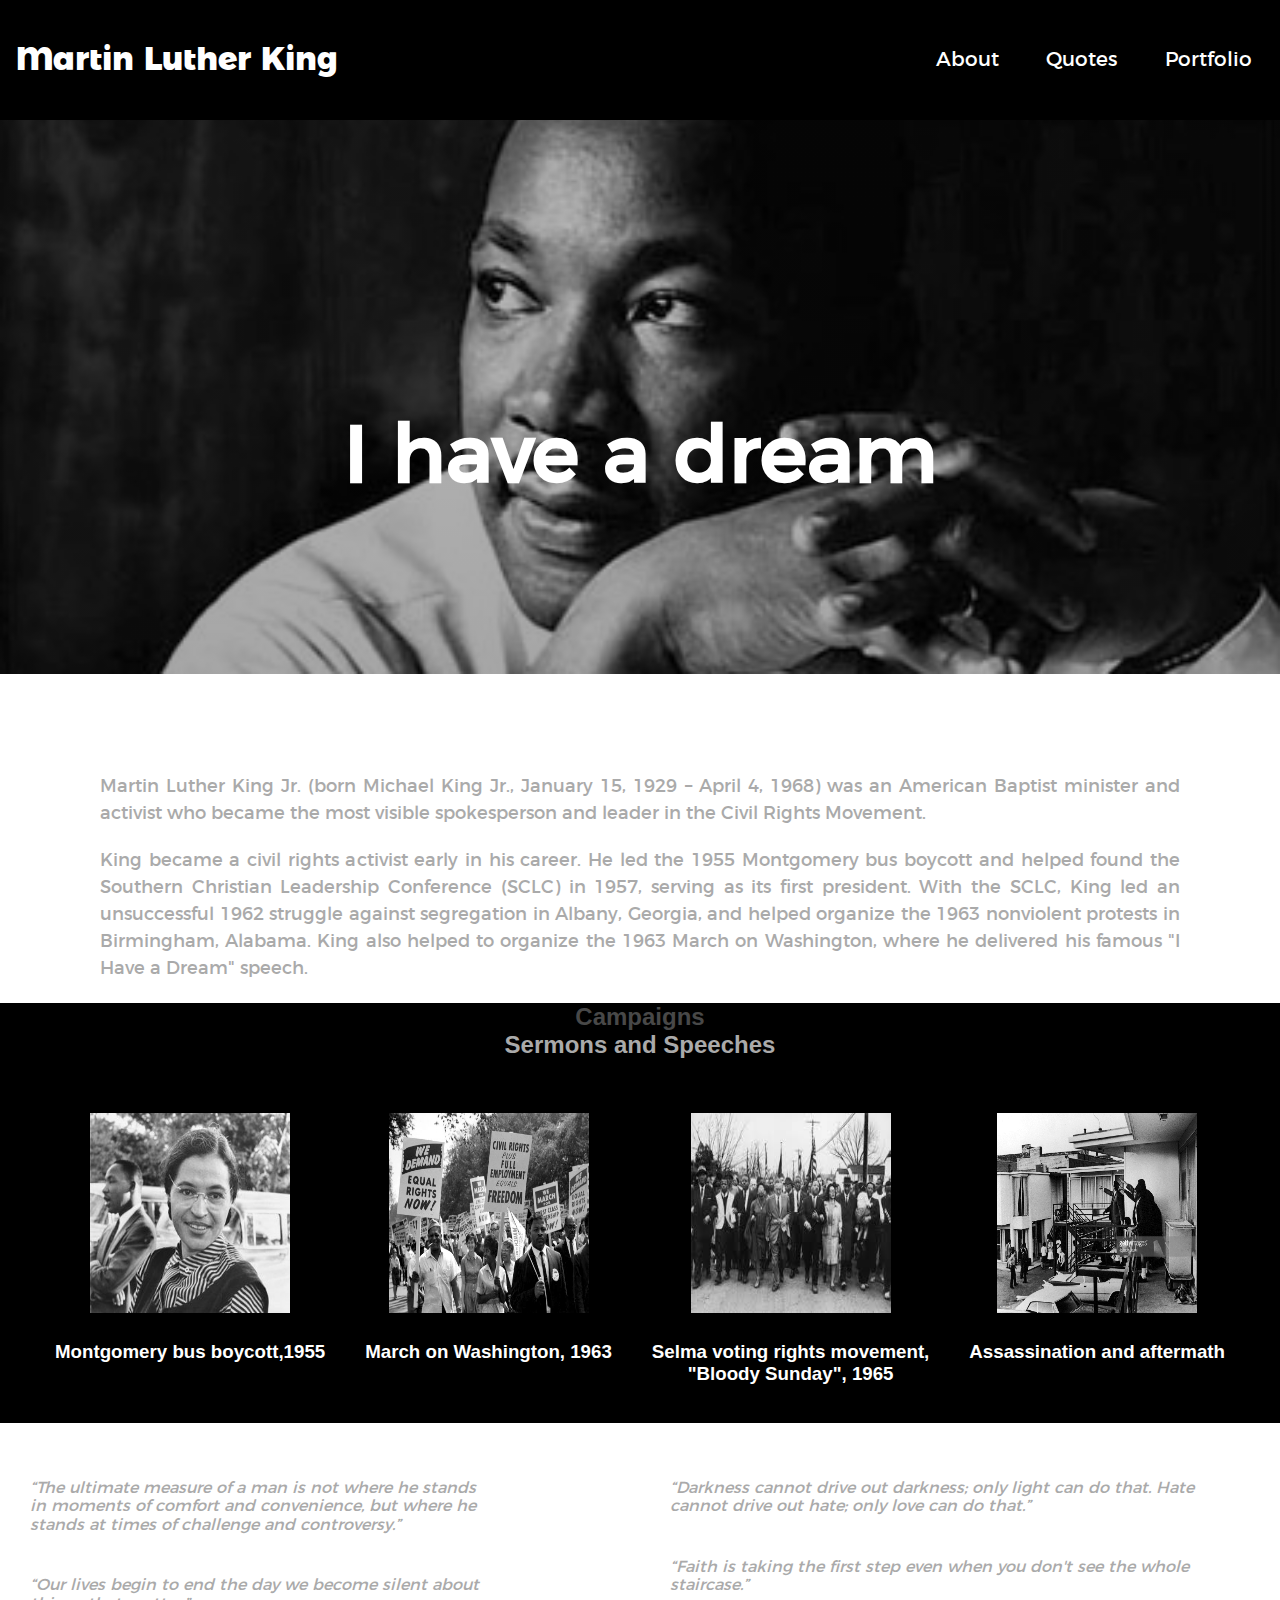
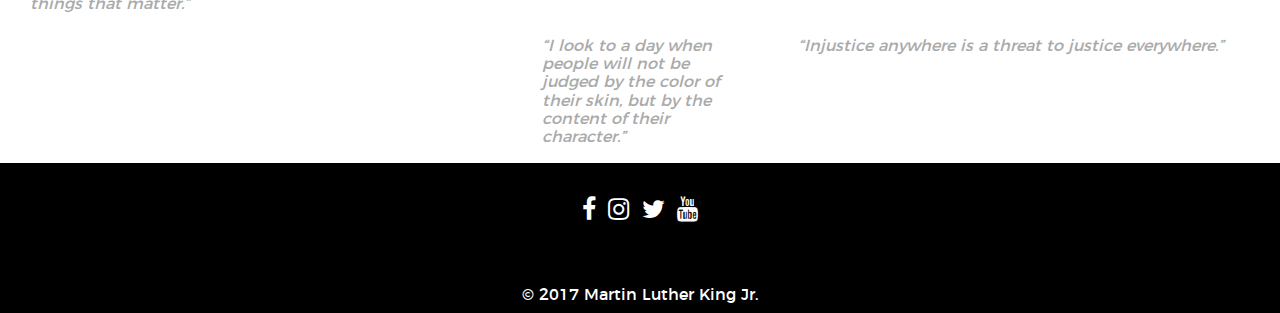
<file: index.html>
<!DOCTYPE html>
<html lang="en">
<head>
	<meta charset="UTF-8">
	<meta name="viewport" content="width=device-width, initial-scale=1">
	<title>Martin Luther King</title>
  <link rel="stylesheet" href="font-awesome/css/font-awesome.min.css">
	<link rel="stylesheet" href="css/normalize.css">
	<link rel="stylesheet" href="css/style.css">  
</head>      
<body>
<!-- HEADER -->
<header>  
	<div class="logo">
	    <h1>Martin Luther King</h1>    
	</div>
	<nav>
	    <ul>  
	        <li><a href="#">About</a></li>
	        <li><a href="#">Quotes</a></li>
	        <li><a href="#">Portfolio</a></li>     
	    </ul>
	</nav>
</header> 


<section>
	<div class="banner">
       <div class="title">
          <h1 class="dream">I have a dream</h1>
       </div>   
	</div>
</section>
   <section class="first_section">
        <!--<h2>Martin Luther King Jr.</h2>-->
          <div class="paragraph">
           <p class="paragraph_section">
            Martin Luther King Jr. (born Michael King Jr., January 15, 1929 – April 4, 1968) was an American Baptist minister and activist who became the most visible spokesperson and leader in the Civil Rights Movement.
           </p>

           <p class="paragraph_section_right">
            King became a civil rights activist early in his career. He led the 1955 Montgomery bus boycott and helped found the Southern Christian Leadership Conference (SCLC) in 1957, serving as its first president. With the SCLC, King led an unsuccessful 1962 struggle against segregation in Albany, Georgia, and helped organize the 1963 nonviolent protests in Birmingham, Alabama. King also helped to organize the 1963 March on Washington, where he delivered his famous "I Have a Dream" speech.
           </p>
           </div>  
    </section>


    <section class="second_section">
      <div class="second_article">  
        <h2 class="second_title">Campaigns<br>
        <span>Sermons and Speeches</span>
        </h2>
        <div class="image_second">
          <div class="caption_1">
            <img class="img_1" src="images/martin_rosa_parks.jpg">
              <h3>Montgomery bus boycott,1955</h3>
          </div>
          <div class="caption_2">
            <img class="img_1" src="images/march_marcherswithsigns.jpg">
              <h3>March on Washington, 1963</h3>
          </div>
          <div class="caption_3">
            <img class="img_1" src="images/selma.jpg">
              <h3>Selma voting rights movement,<br>
              "Bloody Sunday", 1965</h3>
          </div>
          <div class="caption_4">
            <img class="img_1" src="images/assasinat.jpg">
              <h3>Assassination and aftermath</h3>
          </div>
        </div> 
      </div>  
    </section> 
     
    <section class="section_quotes">
      <div class="articles_quotes">  
        <div class="para_1">
        <p class="paragraph_quotes">&ldquo;Darkness cannot drive out darkness; only light can do that. Hate cannot drive out hate; only love can do that.&rdquo;</p>
        </div>
        
        <div class="para_2">
        <p class="paragraph_quotes">&ldquo;The ultimate measure of a man is not where he stands in moments of comfort and convenience, but where he stands at times of challenge and controversy.&rdquo;</p>
        </div>
        
        <div class="para_3">
        <p class="paragraph_quotes">&ldquo;Faith is taking the first step even when you don't see the whole staircase.&rdquo;</p>
        </div>
        
        <div class="para_4">
        <p class="paragraph_quotes">&ldquo;Our lives begin to end the day we become silent about things that matter.&rdquo;</p>
        </div>
        
        <div class="para_5">
        <p class="paragraph_quotes">&ldquo;Injustice anywhere is a threat to justice  everywhere.&rdquo;</p>
        </div>
        
        <div class="para_6">
        <p class="paragraph_quotes">&ldquo;I look to a day when people will not be judged by the color of their skin, but by the content of their character.&rdquo;</p>
        </div>
      </div>
    </section>


<footer>
  <div class="copyright">
    <div class="social_king">
     <a href="https://www.facebook.com/"><i class="fa fa-facebook fa-inverse" aria-hidden="true"></i></a>
     <a href="https://www.instagram.com/"><i class="fa fa-instagram fa-inverse" aria-hidden="true"></i></a>
     <a href="https://twitter.com/"><i class="fa fa-twitter fa-inverse" aria-hidden="true"></i></a>
     <a href="https://www.youtube.com"><i class="fa fa-youtube fa-inverse" aria-hidden="true"></i></a>
    
    <p class="paragraph_copyright">© 2017 Martin Luther King Jr.</p>
    </div>
  </div>
</footer>
</body>
</html>
</file>
<file: css/style.css>
@font-face {
    font-family: 'montserrat_alternatesXBd';
    src: url('montserratalternates-extrabold-webfont.woff2') format('woff2'),
         url('montserratalternates-extrabold-webfont.woff') format('woff');
    font-weight: normal;
    font-style: normal;

}

@font-face {
    font-family: 'montserratregular';
    src: url('montserrat-regular-webfont.woff2') format('woff2'),
         url('montserrat-regular-webfont.woff') format('woff');
    font-weight: normal;
    font-style: normal;

}

html,body {
    margin:0;
    padding:0;
    height:100%;

    
}

body {  
    overflow-x: hidden;
    background-color:#fff;
    color:#000;
}

a .fa:hover {
       color:orange; 
    }



header,
footer,
section {
    /*overflow:auto;*/
    /*overflow-x: hidden;*/
}

@media(max-width:451px) {
    header {
    background-color:#000;
    position:fixed;
    top:0;
    left:0;
    width:100%;
    height:100px;
    display:block;
    }

    .logo {
    text-align:center;
    
    }
    h1 {
    font-family: 'montserrat_alternatesXBd';
    color:#fff;
    font-size:20px;
    }

    nav ul {
    width:100%;
    line-height:2em;
    float:none;
    display: flex;
    padding-left:5px;
   
    }

    nav li {
    list-style-type: none; 
    flex-grow: 1;
    text-align: center;
    
    }

    li {
    font-family: 'montserratregular';

    }

    li a {
        color:#fff;
    }

    a {
    text-decoration:none;
    
    }

    nav a:hover {
     color:orange;
    }

    img {
    max-width:100%;
    }

    h2 {
    text-align:center;
    color:#484848;
    }

    span {
    color:#aaa;
    }

    h3 {
    color:#fff;
    text-align:center;

    }

    footer {
    background-color:#000;
    height:150px;
    clear:both;

    }


    .banner {
    height:256px;
    background:linear-gradient(to top,
    rgba(0,0,0, .35) 0%,
    rgba(0,0,0, .25) 100%
    ),
    url('../images/martin.jpg');
    background-position:center;
    background-size:cover;
    text-align:center;
    padding:7em 0; 
    overflow: hidden; 

    }

    .title{
    display:block;
    color:#fff;
    text-align:center;
    margin-top:150px;
    
    
    }

    .dream {
    font-size:30px;
    font-family: 'montserratregular';
    }

    .paragraph {
    margin-top:100px;
    }

    .paragraph_section {
    font-size:18px;
    font-family: 'montserratregular';
    text-align:justify;
    line-height:1.5em;
    color:#aaa;
    margin-left:30px;
    margin-right:30px;
    margin-bottom:10px;

    }

    .paragraph_section_right {
    font-size:18px;
    font-family: 'montserratregular';
    text-align:justify;
    line-height:1.5em;
    margin-top:10px;
    margin-left:30px;
    margin-right:30px;
    color:#aaa;
    }

    .second_section {
    background-color:#000;

    }

    .image_second {
    margin-top:30px;
    text-align:center;
    }

    .img_1 {
    width:288px;
    height:200px;
    margin:5px;

    }


    .articles_quotes {
    margin-top:30px;
    }

    .paragraph_quotes {
    margin-left:30px;
    margin-right:30px;
    font-style:italic;
    font-family: 'montserratregular';
    color:#aaa;

    }

    .social_king {
    text-align:center;

    }

    .social_king .fa  {
    font-size:25px;
    margin:4px;
    
    }

    .copyright {
    padding-top:30px; 

    }

    .paragraph_copyright {
    color:#fff;
    text-align:center;
    margin-top:60px;
    font-family: 'montserratregular';

    }


    
}


@media(min-width:451px)and (max-width:540px) {

     header {
    background-color:#000;
    position:fixed;
    top:0;
    left:0;
    width:100%;
    height:100px;
    display:block;
    }

    .logo {
    text-align:center;
    
    }
    h1 {
    font-family: 'montserrat_alternatesXBd';
    color:#fff;
    font-size:20px;
    }

    nav ul {
    width:100%;
    line-height:2em;
    float:none;
    display: flex;
    padding-left:5px;
   
    }

    nav li {
    list-style-type: none; 
    flex-grow: 1;
    text-align: center;
    
    }

    li {
    font-family: 'montserratregular';

    }

    li a {
        color:#fff;
    }

    a {
    text-decoration:none;
    
    }

    nav a:hover {
     color:orange;
    }

    img {
    max-width:100%;
    }

    h2 {
    text-align:center;
    color:#484848;
    }

    span {
    color:#aaa;
    }

    h3 {
    color:#fff;
    text-align:center;

    }


    footer {
    background-color:#000;
    height:150px;
    clear:both;

    }


    .banner {
    height:256px;
    background:linear-gradient(to top,
    rgba(0,0,0, .35) 0%,
    rgba(0,0,0, .25) 100%
    ),
    url('../images/martin.jpg');
    background-position:center;
    background-size:cover;
    text-align:center;
    padding:7em 0; 
    overflow: hidden; 

    }

    .title{
    display:block;
    color:#fff;
    text-align:center;
    margin-top:150px;
    
    
    }

    .dream {
    font-size:30px;
    font-family: 'montserratregular';
    }

    .paragraph {
    margin-top:100px;
    }

    .paragraph_section {
    font-size:18px;
    font-family: 'montserratregular';
    text-align:justify;
    line-height:1.5em;
    color:#aaa;
    margin-left:30px;
    margin-right:30px;
    margin-bottom:10px;

    }

    .paragraph_section_right {
    font-size:18px;
    font-family: 'montserratregular';
    text-align:justify;
    line-height:1.5em;
    margin-top:10px;
    margin-left:30px;
    margin-right:30px;
    color:#aaa;
    }

    .second_section {
    background-color:#000;

    }

    .image_second {
    margin-top:30px;
    text-align:center;
    }

    .img_1 {
    width:288px;
    height:200px;
    margin:5px;

    }


    .articles_quotes {
    margin-top:30px;
    }

    .paragraph_quotes {
    margin-left:30px;
    margin-right:30px;
    font-style:italic;
    font-family: 'montserratregular';
    color:#aaa;

    }

    .social_king {
    text-align:center;

    }

    .social_king .fa  {
    font-size:25px;
    margin:4px;
    
    }

    .copyright {
    padding-top:30px; 

    }

    .paragraph_copyright {
    color:#fff;
    text-align:center;
    margin-top:60px;
    font-family: 'montserratregular';

    }

    

}

@media(min-width:541px)and (max-width:768px) {
    header {
    background-color:#000;
    position:fixed;
    top:0;
    width:100%;
    height:120px;
    display:flex;
    flex-wrap:wrap;
    justify-content:space-between;
    align-items:center;
    padding:0 1rem;
    }

    h1 {
    font-family: 'montserrat_alternatesXBd';
    color:#fff;

    }

    nav {
    flex:0 1 30%;

    }

    nav a:hover {
     color:orange;
    }

    ul {
    list-style-type: none; 
    padding:0;
    margin-right:20px;
    display:flex;
    justify-content:space-around;
    align-items:center;
    }

    li {
    margin:0 1rem;
    font-family: 'montserratregular';

    }

    a {
    text-decoration:none;
    
    }

    li a {
    color:#fff;
    font-size:20px;

    }

    h2 {
    text-align:center;
    color:#484848;
    }

    span {
    color:#aaa;
    }

    h3 {
    color:#fff;
    text-align:center;

    }

    footer {
    background-color:#000;
    height:150px;
    clear:both;

    }


    .logo {
    margin-left:10px;
    margin:0;
    
    }

    .banner {
    height:256px;
    background:linear-gradient(to top,
    rgba(0,0,0, .35) 0%,
    rgba(0,0,0, .25) 100%
    ),
    url('../images/martin.jpg');
    background-position:top center;
    background-size:cover;
    text-align:center;
    padding:7em 0;  

    }

    .title{
    display:block;
    color:#fff;
    text-align:center;
    margin-top:150px;
    
    }

    .dream {
    font-size:55px;
    font-family: 'montserratregular';
    }

    .paragraph {
    margin-top:100px;
    }

    .paragraph_section {
    font-size:18px;
    font-family: 'montserratregular';
    text-align:justify;
    line-height:1.5em;
    color:#aaa;
    margin-left:35px;
    margin-right:35px;
    margin-bottom:20px;

    }

    .paragraph_section_right {
    font-size:18px;
    font-family: 'montserratregular';
    text-align:justify;
    line-height:1.5em;
    margin-top:10px;
    margin-left:35px;
    margin-right:35px;
    color:#aaa;
    }

    .second_section {
    background-color:#000;

    }

    .image_second {
    margin-top:30px;
    text-align:center;
    }

    .img_1 {
    width:288px;
    height:200px;
    margin:5px;

    }

    .articles_quotes {
    margin-top:30px;
    }

    .paragraph_quotes {
    margin-left:30px;
    margin-right:30px;
    font-style:italic;
    font-family: 'montserratregular';
    color:#aaa;

    }

    .social_king {
    text-align:center;

    }

    .social_king .fa  {
    font-size:25px;
    margin:4px;
    
    }

    .copyright {
    padding-top:30px; 

    }

    .paragraph_copyright {
    color:#fff;
    text-align:center;
    margin-top:60px;
    font-family: 'montserratregular';

    }


}

@media(min-width:768px)and (max-width:1024px) {

    header {
    background-color:#000;
    position:fixed;
    top:0;
    width:100%;
    height:120px;
    display:flex;
    flex-wrap:wrap;
    justify-content:space-between;
    align-items:center;
    padding:0 1rem;
    }

    h1 {
    font-family: 'montserrat_alternatesXBd';
    color:#fff;

    }

    h2 {
    text-align:center;
    color:#484848;
    }

    span {
    color:#aaa;
    }

    h3 {
    color:#fff;
    text-align:center;

    }

    nav {
    flex:0 1 30%;

    }

    nav a:hover {
     color:orange;
    }

    ul {
    list-style-type: none; 
    padding:0;
    margin-right:20px;
    display:flex;
    justify-content:space-around;
    align-items:center;
    }

    li {
    margin:0 1rem;
    font-family: 'montserratregular';

    }

    a {
    text-decoration:none;
    
    }

    li a {
    color:#fff;
    font-size:20px;

    }


    img {
    max-width:100%;
    }

    footer {
    background-color:#000;
    height:150px;
    clear:both;

    }

    .logo {
    margin-left:10px;
    margin:0;
    
    }

    .banner {
    height:450px;
    background:linear-gradient(to top,
    rgba(0,0,0, .35) 0%,
    rgba(0,0,0, .25) 100%
    ),
    url('../images/martin.jpg');
    background-position:top center;
    background-size:cover;
    text-align:center;
    padding:7em 0;  

    }

    .title{
    display:block;
    color:#fff;
    text-align:center;
    margin-top:200px;
    
    }

    .dream {
    font-size:80px;
    font-family: 'montserratregular';
    }

    .paragraph {
    margin-top:100px;
    }

    .paragraph_section {
    font-size:18px;
    font-family: 'montserratregular';
    text-align:justify;
    line-height:1.5em;
    color:#aaa;
    margin-left:35px;
    margin-right:35px;
    margin-bottom:20px;

    }

    .paragraph_section_right {
    font-size:18px;
    font-family: 'montserratregular';
    text-align:justify;
    line-height:1.5em;
    margin-top:10px;
    margin-left:35px;
    margin-right:35px;
    color:#aaa;
    }

    .second_section {
    background-color:#000;

    }


    .second_section {
    background-color:#000;

    }

    .image_second{
    margin-top:30px;
    justify-content: center;
    display:flex;
    flex-wrap:wrap;
    }

    .img_1 {
    width:200px;
    height:200px;
    margin:5px;

    }

    .caption_1 {
    margin:20px;
    text-align:center;


    }

    .caption_2 {
    margin:20px;
    text-align:center;
    }

    .caption_3 {
    margin:20px;
    text-align:center;
    }

    .caption_4 {
    margin:20px;
    text-align:center;

    }


    .articles_quotes {
    margin-top:30px;
    }

    .paragraph_quotes {
    margin-left:30px;
    margin-right:30px;
    font-style:italic;
    font-family: 'montserratregular';
    color:#aaa;

    }

    .para_1 {
    width:50%;
    float:right;
    margin-top:10px;
    }

    .para_2 {
    width:40%;
    float:left;
    margin-top:10px;
    }
    
    .para_3 {
    width:50%;
    float:right;
    margin-top:10px;
    }

    .para_4 {
    width:40%;
    float:left;
    margin-top:10px;
    }

    .para_5 {
    width:40%;
    float:right;
     margin-top:10px;
    }

    .para_6 {
    width:20%;
    float:right;
    margin-top:10px;
    }


    .social_king {
    text-align:center;

    }

    .social_king .fa  {
    font-size:25px;
    margin:4px;
    
    }

    .copyright {
    padding-top:30px; 

    }

    .paragraph_copyright {
    color:#fff;
    text-align:center;
    margin-top:60px;
    font-family: 'montserratregular';

    }

}

@media(min-width:1024px)and (max-width:1200px) {

    header {
    background-color:#000;
    position:fixed;
    top:0;
    width:100%;
    height:120px;
    display:flex;
    flex-wrap:wrap;
    justify-content:space-between;
    align-items:center;
    padding:0 1rem;
    }

    h1 {
    font-family: 'montserrat_alternatesXBd';
    color:#fff;

    }

    h2 {
    text-align:center;
    color:#484848;
    }

    span {
    color:#aaa;
    }

    h3 {
    color:#fff;
    text-align:center;

    }

    nav {
    flex:0 1 30%;

    }

    nav a:hover {
     color:orange;
    }

    ul {
    list-style-type: none; 
    padding:0;
    margin-right:20px;
    display:flex;
    justify-content:space-around;
    align-items:center;
    }

    li {
    margin:0 1rem;
    font-family: 'montserratregular';

    }

    a {
    text-decoration:none;
    
    }

    li a {
    color:#fff;
    font-size:20px;

    }


    img {
    max-width:100%;
    }

    footer {
    background-color:#000;
    height:150px;
    clear:both;

    }

    .logo {
    margin-left:10px;
    margin:0;
    
    }

    .banner {
    height:450px;
    background:linear-gradient(to top,
    rgba(0,0,0, .35) 0%,
    rgba(0,0,0, .25) 100%
    ),
    url('../images/martin.jpg');
    background-position:top center;
    background-size:cover;
    text-align:center;
    padding:7em 0;  

    }

    .title{
    display:block;
    color:#fff;
    text-align:center;
    margin-top:200px;
    
    }

    .dream {
    font-size:80px;
    font-family: 'montserratregular';
    }

    .paragraph {
    margin-top:100px;
    }

    .paragraph_section {
    font-size:18px;
    font-family: 'montserratregular';
    text-align:justify;
    line-height:1.5em;
    color:#aaa;
    margin-left:100px;
    margin-right:100px;
    margin-bottom:20px;

    }

    .paragraph_section_right {
    font-size:18px;
    font-family: 'montserratregular';
    text-align:justify;
    line-height:1.5em;
    margin-top:10px;
    margin-left:100px;
    margin-right:100px;
    color:#aaa;
    }

    .second_section {
    background-color:#000;

    }


    .image_second{
    margin-top:30px;
    justify-content: center;
    display:flex;
    flex-wrap:wrap;
    }

    .img_1 {
    width:200px;
    height:200px;
    margin:5px;

    }

    .caption_1 {
    margin:20px;
    text-align:center;


    }

    .caption_2 {
    margin:20px;
    text-align:center;
    }

    .caption_3 {
    margin:20px;
    text-align:center;
    }

    .caption_4 {
    margin:20px;
    text-align:center;

    }


    .articles_quotes {
    margin-top:30px;
    }

    .paragraph_quotes {
    margin-left:30px;
    margin-right:30px;
    font-style:italic;
    font-family: 'montserratregular';
    color:#aaa;

    }

    .para_1 {
    width:50%;
    float:right;
    margin-top:10px;
    }

    .para_2 {
    width:40%;
    float:left;
    margin-top:10px;
    }
    
    .para_3 {
    width:50%;
    float:right;
    margin-top:10px;
    }

    .para_4 {
    width:40%;
    float:left;
    margin-top:10px;
    }

    .para_5 {
    width:40%;
    float:right;
    margin-top:10px;
    }

    .para_6 {
    width:20%;
    float:right;
    margin-top:10px;
    }


    .social_king {
    text-align:center;

    }

    .social_king .fa  {
    font-size:25px;
    margin:4px;
    
    }

    .copyright {
    padding-top:30px; 

    }

    .paragraph_copyright {
    color:#fff;
    text-align:center;
    margin-top:60px;
    font-family: 'montserratregular';

    }

}

@media(min-width:1201px) {

    header {
    background-color:#000;
    position:fixed;
    top:0;
    width:100%;
    height:120px;
    display:flex;
    flex-wrap:wrap;
    justify-content:space-between;
    align-items:center;
    padding:0 1rem;
    }

    h1 {
    font-family: 'montserrat_alternatesXBd';
    color:#fff;

    }

    h2 {
    text-align:center;
    color:#484848;
    }

    span {
    color:#aaa;
    }

    h3 {
    color:#fff;
    text-align:center;

    }

    nav {
    flex:0 1 30%;

    }

    nav a:hover {
     color:orange;
    }

    ul {
    list-style-type: none; 
    padding:0;
    margin-right:20px;
    display:flex;
    justify-content:space-around;
    align-items:center;
    }

    li {
    margin:0 1rem;
    font-family: 'montserratregular';

    }

    a {
    text-decoration:none;
    
    }

    li a {
    color:#fff;
    font-size:20px;

    }


    img {
    max-width:100%;
    }

    footer {
    background-color:#000;
    height:150px;
    clear:both;

    }

    .logo {
    margin-left:10px;
    margin:0;
    
    }

    .banner {
    height:450px;
    background:linear-gradient(to top,
    rgba(0,0,0, .35) 0%,
    rgba(0,0,0, .25) 100%
    ),
    url('../images/martin.jpg');
    background-position:top center;
    background-size:cover;
    text-align:center;
    padding:7em 0;  

    }

    .title{
    display:block;
    color:#fff;
    text-align:center;
    margin-top:300px;
    
    }

    .dream {
    font-size:80px;
    font-family: 'montserratregular';
    }

    .paragraph {
    margin-top:100px;
    }

    .paragraph_section {
    font-size:18px;
    font-family: 'montserratregular';
    text-align:justify;
    line-height:1.5em;
    color:#aaa;
    margin-left:100px;
    margin-right:100px;
    margin-bottom:20px;

    }

    .paragraph_section_right {
    font-size:18px;
    font-family: 'montserratregular';
    text-align:justify;
    line-height:1.5em;
    margin-top:10px;
    margin-left:100px;
    margin-right:100px;
    color:#aaa;
    }

    .second_section {
    background-color:#000;

    }


    .image_second{
    margin-top:30px;
    justify-content: center;
    display:flex;
    flex-wrap:wrap;
    }

    .img_1 {
    width:200px;
    height:200px;
    margin:5px;

    }

    .caption_1 {
    margin:20px;
    text-align:center;


    }

    .caption_2 {
    margin:20px;
    text-align:center;
    }

    .caption_3 {
    margin:20px;
    text-align:center;
    }

    .caption_4 {
    margin:20px;
    text-align:center;

    }


    .articles_quotes {
    margin-top:30px;
    }

    .paragraph_quotes {
    margin-left:30px;
    margin-right:30px;
    font-style:italic;
    font-family: 'montserratregular';
    color:#aaa;

    }

    .para_1 {
        width:50%;
        float:right;
        margin-top:10px;
    }

    .para_2 {
        width:40%;
        float:left;
         margin-top:10px;
    }
    
    .para_3 {
        width:50%;
        float:right;
        margin-top:10px;
    }

    .para_4 {
        width:40%;
        float:left;
        margin-top:10px;
    }

    .para_5 {
        width:40%;
        float:right;
         margin-top:10px;
    }

    .para_6 {
        width:20%;
        float:right;
         margin-top:10px;
    }


    .social_king {
    text-align:center;

    }

    .social_king .fa  {
    font-size:25px;
    margin:4px;
    
    }

    .copyright {
    padding-top:30px; 

    }

    .paragraph_copyright {
    color:#fff;
    text-align:center;
    margin-top:60px;
    font-family: 'montserratregular';

    }

}
</file>
